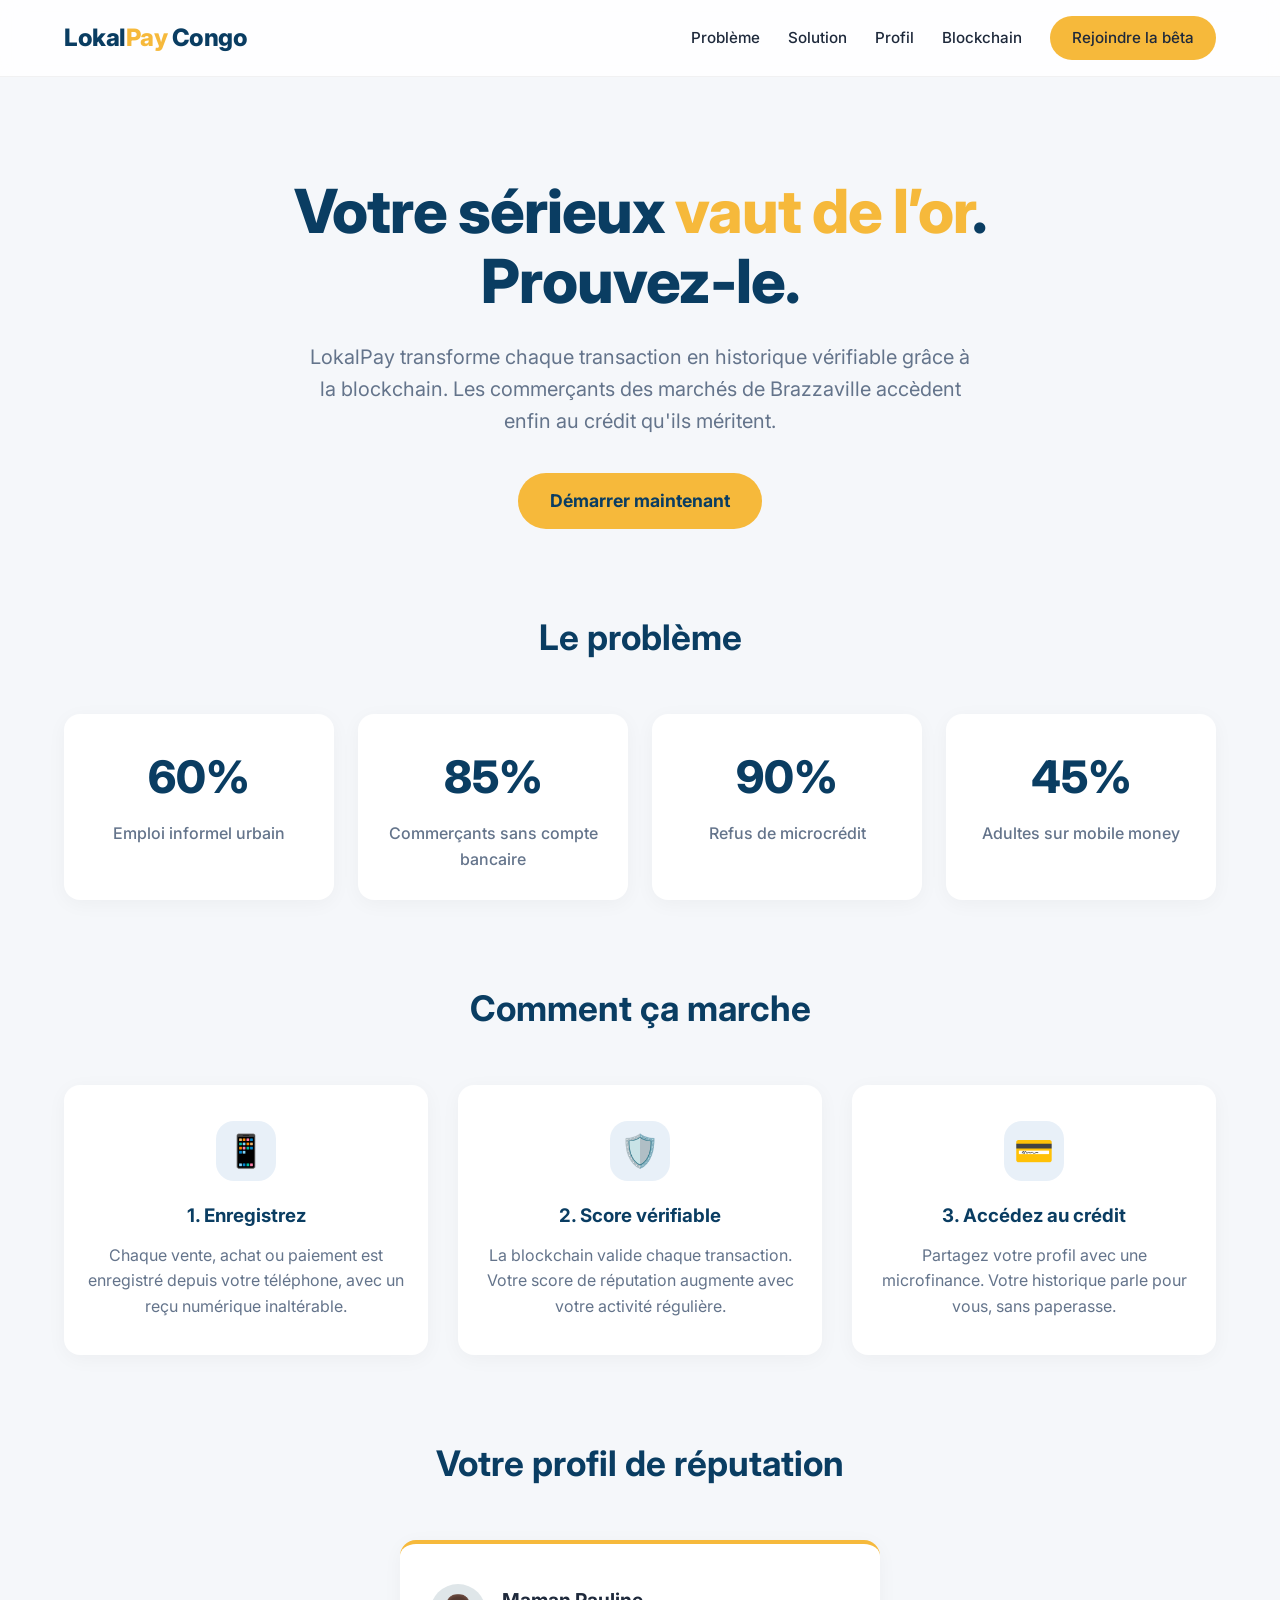
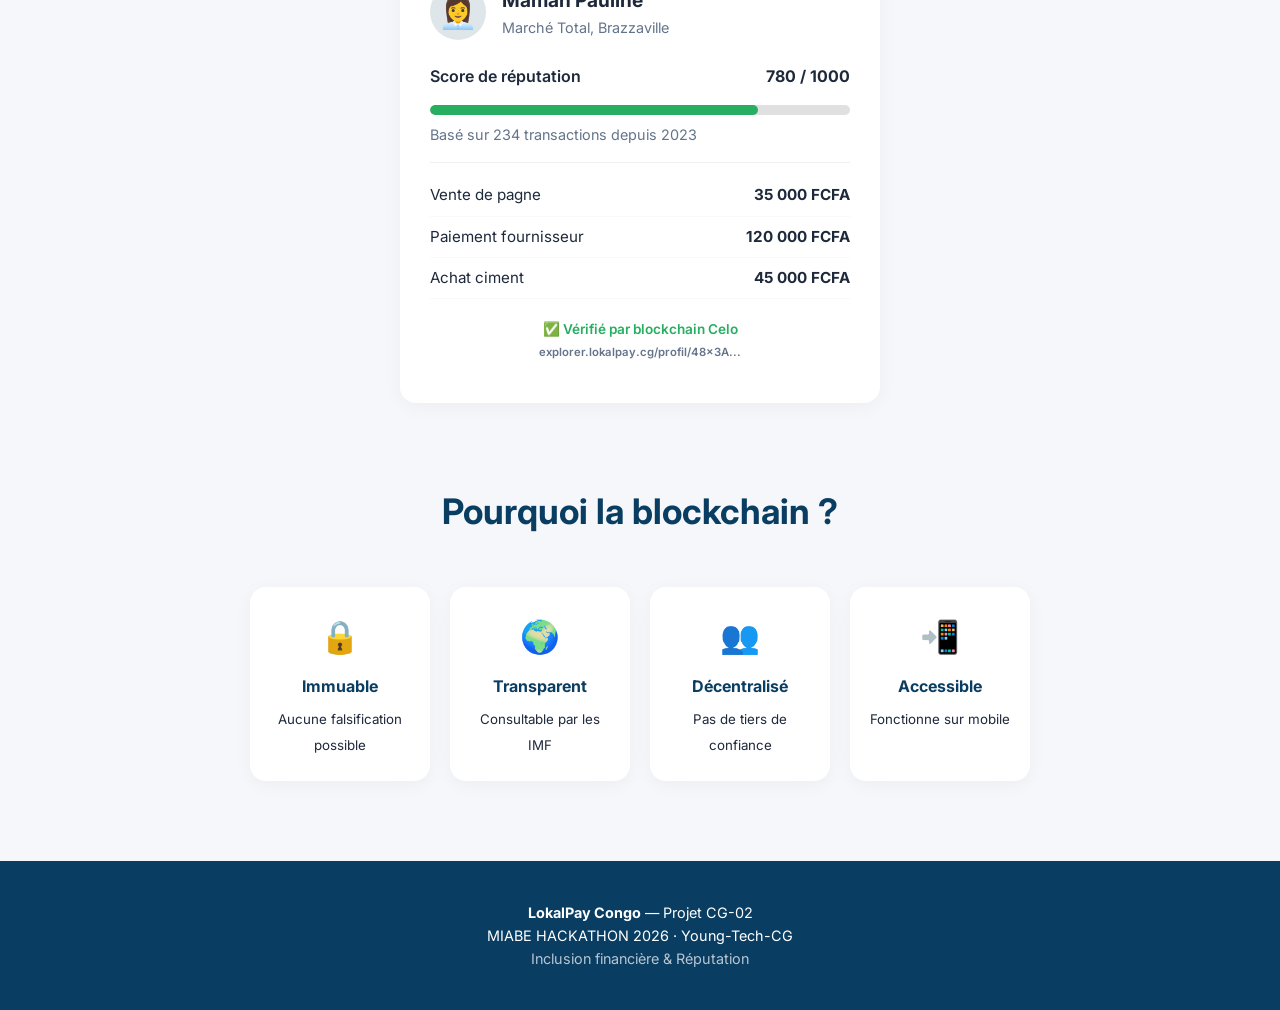
<file: index.html>
<!DOCTYPE html>
<html lang="fr">
<head>
    <meta charset="UTF-8">
    <meta name="viewport" content="width=device-width, initial-scale=1.0">
    <title>LokalPay Congo – Réputation blockchain pour commerçants</title>
    <!-- Police moderne Inter -->
    <link rel="preconnect" href="https://fonts.googleapis.com">
    <link rel="preconnect" href="https://fonts.gstatic.com" crossorigin>
    <link href="https://fonts.googleapis.com/css2?family=Inter:wght@400;500;600;700;800&display=swap" rel="stylesheet">
    <link rel="stylesheet" href="css/style.css">
</head>
<body>
    <!-- Navigation -->
    <nav class="navbar">
        <div class="container">
            <div class="logo">Lokal<span>Pay</span> Congo</div>
            <div class="nav-links">
                <a href="#probleme">Problème</a>
                <a href="#solution">Solution</a>
                <a href="#profil">Profil</a>
                <a href="#blockchain">Blockchain</a>
                <a href="#" class="btn-primary">Rejoindre la bêta</a>
            </div>
        </div>
    </nav>

    <!-- Hero -->
    <header class="hero">
        <div class="container">
            <h1>Votre sérieux <span>vaut de l’or</span>.<br>Prouvez-le.</h1>
            <p>LokalPay transforme chaque transaction en historique vérifiable grâce à la blockchain. Les commerçants des marchés de Brazzaville accèdent enfin au crédit qu'ils méritent.</p>
            <a href="#" class="btn-primary" style="padding:14px 32px; font-size:1.1rem;">Démarrer maintenant</a>
        </div>
    </header>

    <!-- Problème -->
    <section id="probleme" class="container fade-in">
        <h2 class="section-title">Le problème</h2>
        <div class="stats-grid">
            <div class="stat-card">
                <span class="stat-number">60%</span>
                <span class="stat-label">Emploi informel urbain</span>
            </div>
            <div class="stat-card">
                <span class="stat-number">85%</span>
                <span class="stat-label">Commerçants sans compte bancaire</span>
            </div>
            <div class="stat-card">
                <span class="stat-number">90%</span>
                <span class="stat-label">Refus de microcrédit</span>
            </div>
            <div class="stat-card">
                <span class="stat-number">45%</span>
                <span class="stat-label">Adultes sur mobile money</span>
            </div>
        </div>
    </section>

    <!-- Comment ça marche -->
    <section id="solution" class="container fade-in">
        <h2 class="section-title">Comment ça marche</h2>
        <div class="steps-grid">
            <div class="step-card">
                <div class="step-icon">📱</div>
                <h3>1. Enregistrez</h3>
                <p>Chaque vente, achat ou paiement est enregistré depuis votre téléphone, avec un reçu numérique inaltérable.</p>
            </div>
            <div class="step-card">
                <div class="step-icon">🛡️</div>
                <h3>2. Score vérifiable</h3>
                <p>La blockchain valide chaque transaction. Votre score de réputation augmente avec votre activité régulière.</p>
            </div>
            <div class="step-card">
                <div class="step-icon">💳</div>
                <h3>3. Accédez au crédit</h3>
                <p>Partagez votre profil avec une microfinance. Votre historique parle pour vous, sans paperasse.</p>
            </div>
        </div>
    </section>

    <!-- Profil de réputation (mockup) -->
    <section id="profil" class="container fade-in">
        <h2 class="section-title">Votre profil de réputation</h2>
        <div class="profile-section">
            <div class="profile-header">
                <div class="profile-avatar">👩‍💼</div>
                <div>
                    <div class="profile-name">Maman Pauline</div>
                    <div class="profile-role">Marché Total, Brazzaville</div>
                </div>
            </div>
            <div class="score-text">
                <span>Score de réputation</span>
                <span><strong>780 / 1000</strong></span>
            </div>
            <div class="score-bar">
                <div class="score-fill" style="width: 78%;"></div>
            </div>
            <div style="font-size:0.9rem; color: var(--text-light); margin-bottom: 16px;">
                Basé sur 234 transactions depuis 2023
            </div>
            <ul class="tx-list">
                <li><span>Vente de pagne</span> <strong>35 000 FCFA</strong></li>
                <li><span>Paiement fournisseur</span> <strong>120 000 FCFA</strong></li>
                <li><span>Achat ciment</span> <strong>45 000 FCFA</strong></li>
            </ul>
            <div class="verified-badge">
                ✅ Vérifié par blockchain Celo<br>
                <small style="color: var(--text-light);">explorer.lokalpay.cg/profil/48x3A...</small>
            </div>
        </div>
    </section>

    <!-- Pourquoi la blockchain -->
    <section id="blockchain" class="container blockchain-section fade-in">
        <h2 class="section-title">Pourquoi la blockchain ?</h2>
        <div class="blockchain-cards">
            <div class="b-card">
                <div class="icon">🔒</div>
                <strong>Immuable</strong>
                <small>Aucune falsification possible</small>
            </div>
            <div class="b-card">
                <div class="icon">🌍</div>
                <strong>Transparent</strong>
                <small>Consultable par les IMF</small>
            </div>
            <div class="b-card">
                <div class="icon">👥</div>
                <strong>Décentralisé</strong>
                <small>Pas de tiers de confiance</small>
            </div>
            <div class="b-card">
                <div class="icon">📲</div>
                <strong>Accessible</strong>
                <small>Fonctionne sur mobile</small>
            </div>
        </div>
    </section>

    <footer>
        <div class="container">
            <strong>LokalPay Congo</strong> — Projet CG-02<br>
            MIABE HACKATHON 2026 · Young-Tech-CG<br>
            <span style="opacity:0.7;">Inclusion financière & Réputation</span>
        </div>
    </footer>

    <script>
        // Animation au scroll (fade-in)
        const observer = new IntersectionObserver((entries) => {
            entries.forEach(entry => {
                if (entry.isIntersecting) {
                    entry.target.classList.add('visible');
                }
            });
        }, { threshold: 0.1 });

        document.querySelectorAll('.fade-in').forEach(el => observer.observe(el));
    </script>
</body>
</html>
</file>
<file: css/style.css>
:root {
            --blue: #0a3d62;
            --yellow: #f6b93b;
            --green: #27ae60;
            --light-bg: #f5f7fa;
            --white: #ffffff;
            --text: #1e293b;
            --text-light: #64748b;
            --shadow: 0 4px 20px rgba(0,0,0,0.04);
            --shadow-hover: 0 12px 30px rgba(0,0,0,0.08);
            --radius: 16px;
            --transition: 0.25s ease;
        }

        * {
            margin: 0;
            padding: 0;
            box-sizing: border-box;
        }

        body {
            font-family: 'Inter', sans-serif;
            background: var(--light-bg);
            color: var(--text);
            line-height: 1.6;
        }

        .container {
            max-width: 1200px;
            margin: 0 auto;
            padding: 0 24px;
        }

        /* Navigation */
        .navbar {
            position: sticky;
            top: 0;
            background: rgba(255,255,255,0.85);
            backdrop-filter: blur(12px);
            border-bottom: 1px solid rgba(0,0,0,0.05);
            z-index: 100;
            padding: 16px 0;
        }
        .navbar .container {
            display: flex;
            justify-content: space-between;
            align-items: center;
        }
        .logo {
            font-weight: 800;
            font-size: 1.5rem;
            color: var(--blue);
            letter-spacing: -0.5px;
        }
        .logo span {
            color: var(--yellow);
        }
        .nav-links {
            display: flex;
            gap: 28px;
            align-items: center;
        }
        .nav-links a {
            text-decoration: none;
            color: var(--text);
            font-weight: 500;
            font-size: 0.95rem;
            transition: color var(--transition);
        }
        .nav-links a:hover {
            color: var(--blue);
        }
        .btn-primary {
            background: var(--yellow);
            color: var(--blue);
            padding: 10px 22px;
            border-radius: 40px;
            font-weight: 700;
            text-decoration: none;
            transition: background var(--transition), transform var(--transition);
            display: inline-block;
        }
        .btn-primary:hover {
            background: #e0a52e;
            transform: translateY(-1px);
        }

        /* Hero */
        .hero {
            padding: 100px 0 80px;
            text-align: center;
        }
        .hero h1 {
            font-size: clamp(2.4rem, 6vw, 3.8rem);
            font-weight: 800;
            color: var(--blue);
            line-height: 1.15;
            margin-bottom: 24px;
            letter-spacing: -1px;
        }
        .hero h1 span {
            color: var(--yellow);
            position: relative;
        }
        .hero p {
            font-size: 1.25rem;
            color: var(--text-light);
            max-width: 680px;
            margin: 0 auto 36px;
        }

        /* Stats Section */
        .section-title {
            font-size: 2.2rem;
            font-weight: 700;
            text-align: center;
            color: var(--blue);
            margin-bottom: 48px;
        }
        .stats-grid {
            display: grid;
            grid-template-columns: repeat(auto-fit, minmax(220px, 1fr));
            gap: 24px;
            margin-bottom: 80px;
        }
        .stat-card {
            background: var(--white);
            border-radius: var(--radius);
            padding: 28px 20px;
            text-align: center;
            box-shadow: var(--shadow);
            transition: box-shadow var(--transition), transform var(--transition);
        }
        .stat-card:hover {
            box-shadow: var(--shadow-hover);
            transform: translateY(-4px);
        }
        .stat-number {
            font-size: 2.8rem;
            font-weight: 800;
            color: var(--blue);
            display: block;
            margin-bottom: 8px;
        }
        .stat-label {
            color: var(--text-light);
            font-weight: 500;
        }

        /* Steps */
        .steps-grid {
            display: grid;
            grid-template-columns: repeat(auto-fit, minmax(280px, 1fr));
            gap: 30px;
            margin-bottom: 80px;
        }
        .step-card {
            background: var(--white);
            border-radius: var(--radius);
            padding: 36px 24px;
            text-align: center;
            box-shadow: var(--shadow);
            transition: box-shadow var(--transition), transform var(--transition);
        }
        .step-card:hover {
            box-shadow: var(--shadow-hover);
            transform: translateY(-4px);
        }
        .step-icon {
            width: 60px;
            height: 60px;
            background: #e8f0f8;
            border-radius: 18px;
            display: flex;
            align-items: center;
            justify-content: center;
            margin: 0 auto 20px;
            font-size: 2rem;
            color: var(--blue);
        }
        .step-card h3 {
            font-weight: 700;
            margin-bottom: 12px;
            color: var(--blue);
        }
        .step-card p {
            color: var(--text-light);
        }

        /* Profile Mockup */
        .profile-section {
            background: var(--white);
            border-radius: var(--radius);
            box-shadow: var(--shadow);
            padding: 40px 30px;
            max-width: 480px;
            margin: 0 auto 80px;
            border-top: 4px solid var(--yellow);
        }
        .profile-header {
            display: flex;
            align-items: center;
            gap: 16px;
            margin-bottom: 24px;
        }
        .profile-avatar {
            width: 56px;
            height: 56px;
            background: #dfe6e9;
            border-radius: 50%;
            display: flex;
            align-items: center;
            justify-content: center;
            font-size: 2rem;
            color: #636e72;
        }
        .profile-name {
            font-weight: 700;
            font-size: 1.2rem;
        }
        .profile-role {
            color: var(--text-light);
            font-size: 0.9rem;
        }
        .score-bar {
            height: 10px;
            background: #e0e0e0;
            border-radius: 20px;
            overflow: hidden;
            margin: 12px 0 8px;
        }
        .score-fill {
            width: 78%;
            height: 100%;
            background: var(--green);
            border-radius: 20px;
            transition: width 1.5s ease-in-out;
        }
        .score-text {
            display: flex;
            justify-content: space-between;
            font-weight: 600;
            margin-bottom: 16px;
        }
        .tx-list {
            list-style: none;
            border-top: 1px solid #f0f0f0;
            padding-top: 12px;
        }
        .tx-list li {
            padding: 8px 0;
            display: flex;
            justify-content: space-between;
            font-size: 0.95rem;
            border-bottom: 1px solid #f9f9f9;
        }
        .verified-badge {
            text-align: center;
            margin-top: 20px;
            font-size: 0.85rem;
            color: var(--green);
            font-weight: 600;
        }

        /* Blockchain Section */
        .blockchain-section {
            text-align: center;
            margin-bottom: 80px;
        }
        .blockchain-cards {
            display: flex;
            flex-wrap: wrap;
            justify-content: center;
            gap: 20px;
            margin-top: 32px;
        }
        .b-card {
            background: var(--white);
            border-radius: var(--radius);
            padding: 24px 20px;
            width: 180px;
            box-shadow: var(--shadow);
            transition: box-shadow var(--transition);
        }
        .b-card:hover {
            box-shadow: var(--shadow-hover);
        }
        .b-card .icon {
            font-size: 2rem;
            margin-bottom: 12px;
        }
        .b-card strong {
            display: block;
            color: var(--blue);
            margin-bottom: 6px;
        }

        footer {
            text-align: center;
            padding: 40px 24px;
            background: var(--blue);
            color: white;
            font-size: 0.9rem;
        }
        footer a {
            color: var(--yellow);
            text-decoration: none;
        }

        /* Animations */
        .fade-in {
            opacity: 0;
            transform: translateY(24px);
            transition: opacity 0.6s ease, transform 0.6s ease;
        }
        .fade-in.visible {
            opacity: 1;
            transform: translateY(0);
        }

        @media (max-width: 640px) {
            .navbar .container {
                flex-direction: column;
                gap: 12px;
            }
            .hero {
                padding: 60px 0 50px;
            }
        }
</file>
